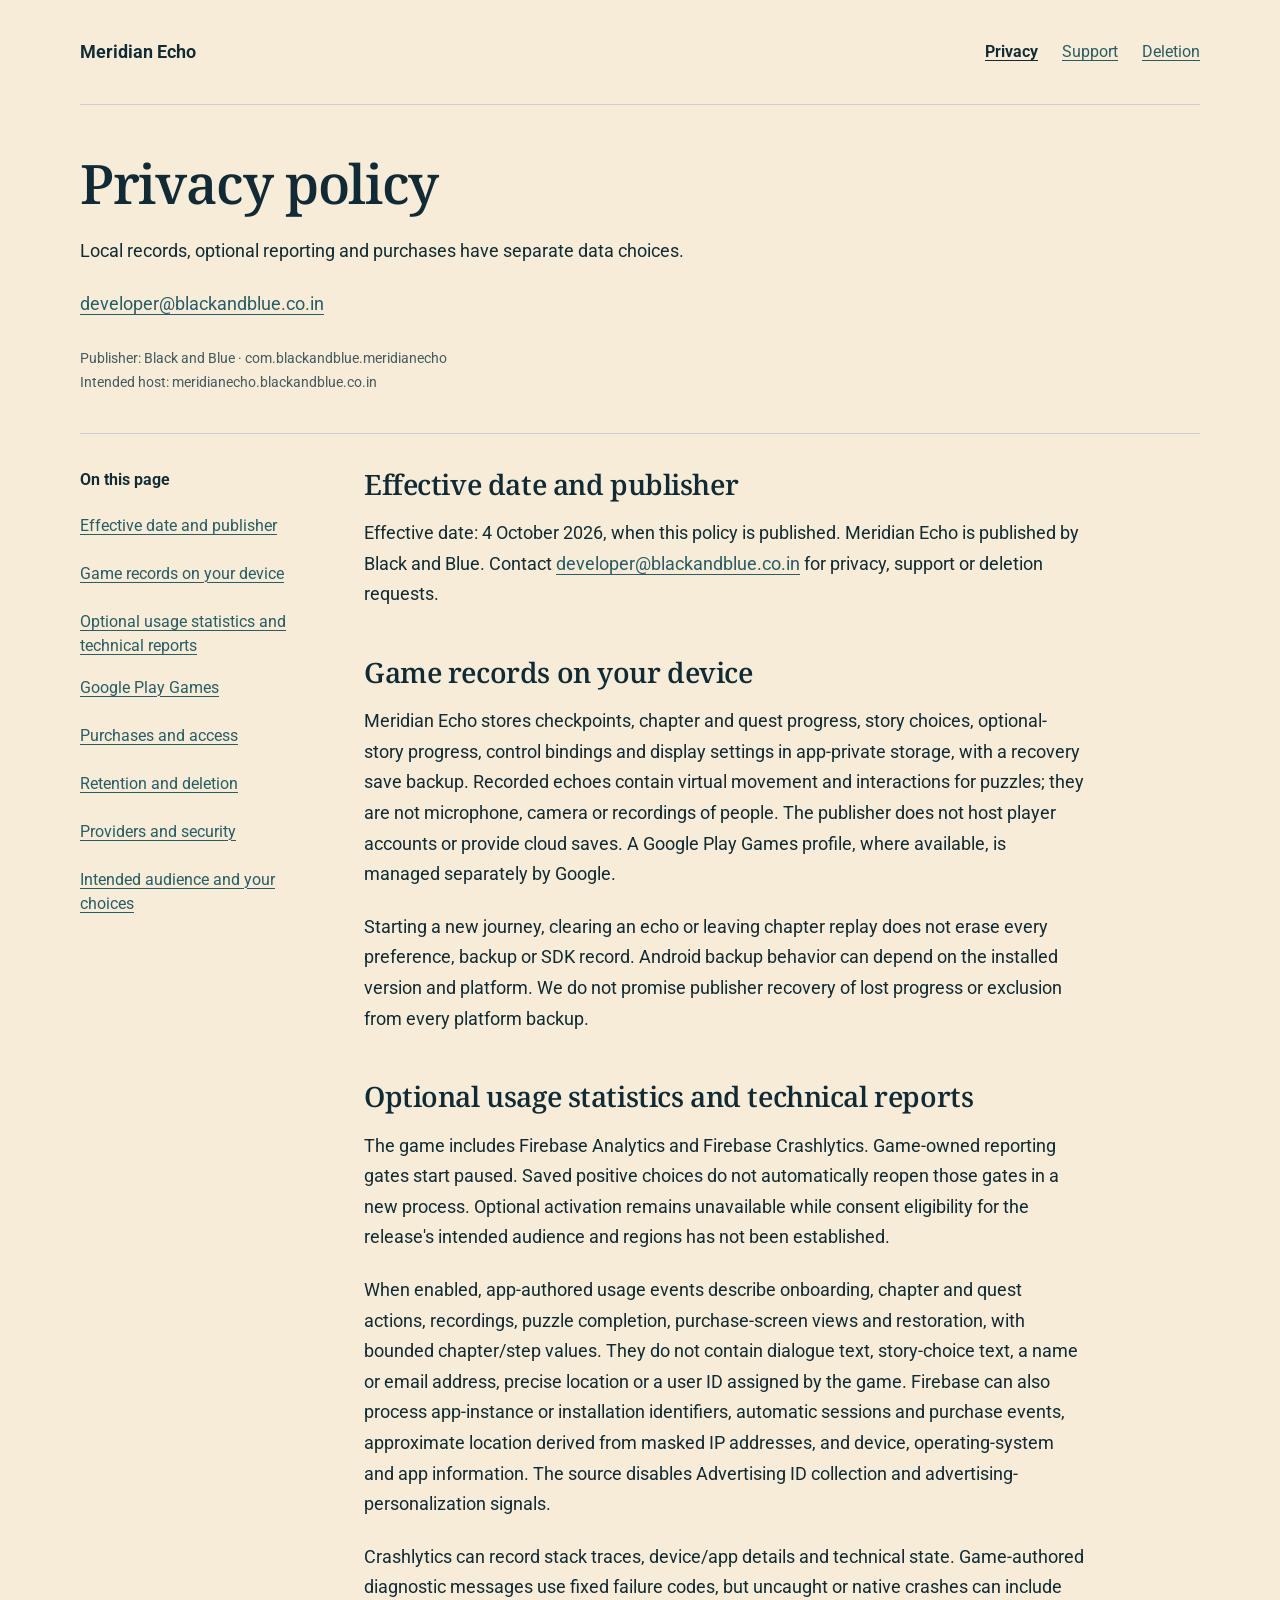
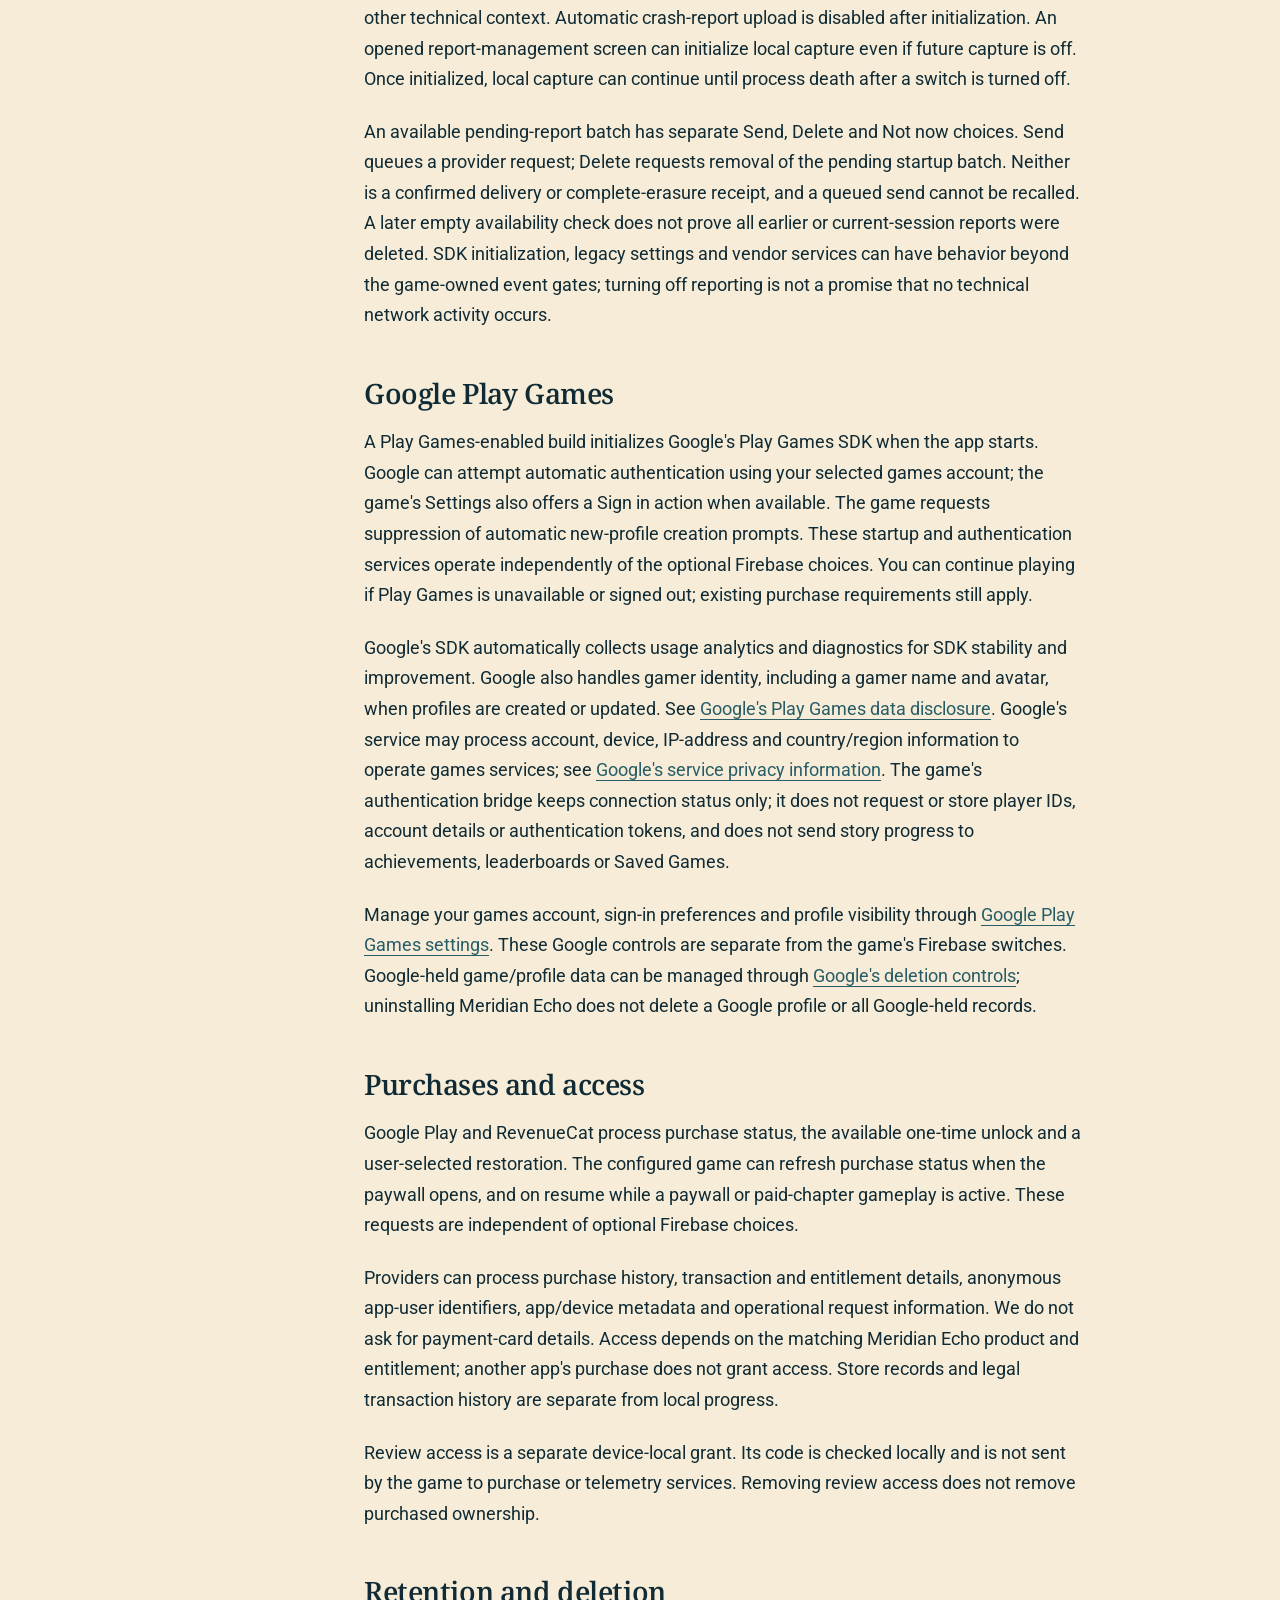
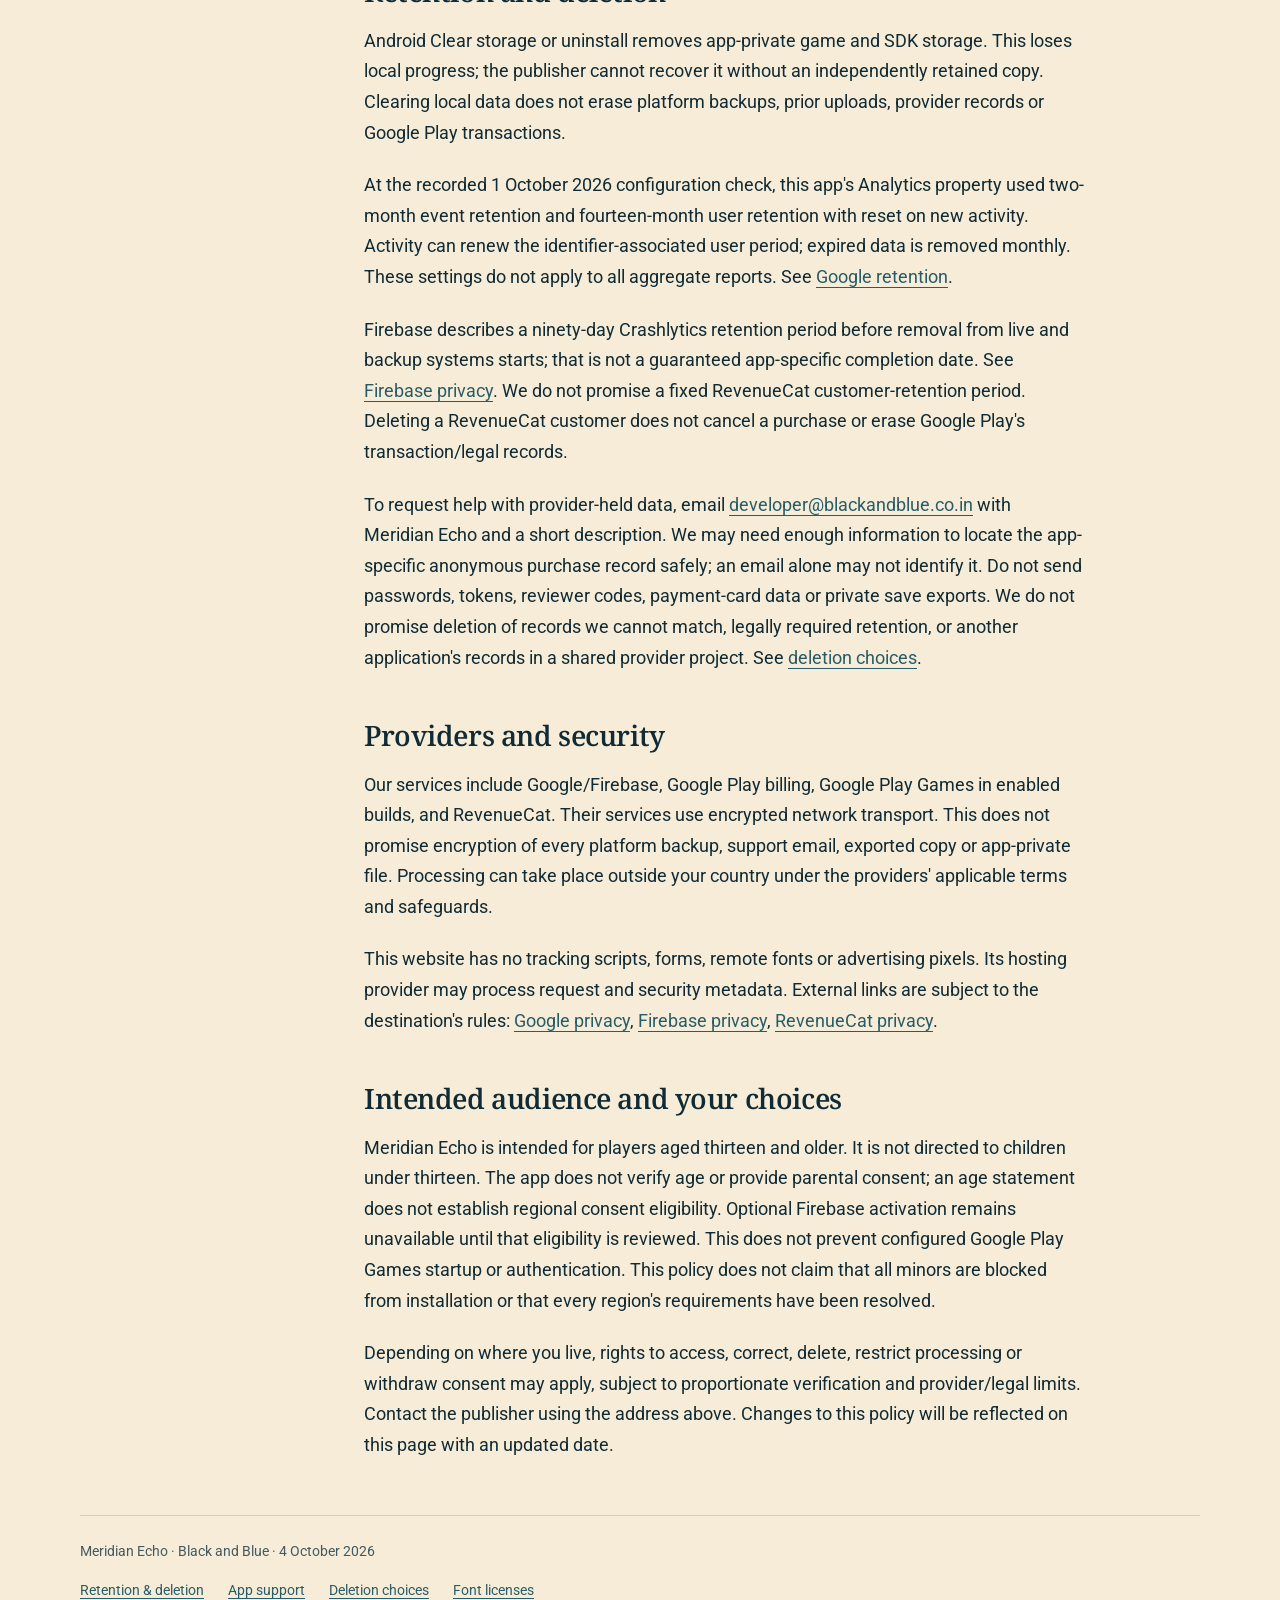
<file: index.html>
<!doctype html>
<html lang="en"><head><meta charset="utf-8"><meta name="viewport" content="width=device-width, initial-scale=1">
<meta name="referrer" content="no-referrer">
<meta http-equiv="Content-Security-Policy" content="default-src 'none'; style-src 'self'; font-src 'self'; img-src 'self'; script-src 'none'; base-uri 'none'; form-action 'none'; object-src 'none'">
<meta name="description" content="Local records, optional reporting and purchases have separate data choices."><title>Privacy policy · Meridian Echo</title><link rel="stylesheet" href="styles.css"></head>
<body><a class="skip" href="#content">Skip to content</a><div class="shell">
<header class="top"><a class="brand" href="index.html">Meridian Echo</a><nav class="primary" aria-label="Main"><a href="index.html" aria-current="page">Privacy</a><a href="support.html">Support</a><a href="deletion.html">Deletion</a></nav></header>

<main id="content" tabindex="-1"><header class="intro"><h1>Privacy policy</h1><p>Local records, optional reporting and purchases have separate data choices.</p><p class="intro-contact"><a href="mailto:developer@blackandblue.co.in">developer@blackandblue.co.in</a></p><p class="meta">Publisher: Black and Blue · com.blackandblue.meridianecho<br>Intended host: meridianecho.blackandblue.co.in</p></header>
<div class="reading"><nav class="contents" aria-label="On this page"><p>On this page</p><ul><li><a href="#effective-date-and-publisher">Effective date and publisher</a></li><li><a href="#game-records-on-your-device">Game records on your device</a></li><li><a href="#optional-usage-statistics-and-technical-reports">Optional usage statistics and technical reports</a></li><li><a href="#google-play-games">Google Play Games</a></li><li><a href="#purchases-and-access">Purchases and access</a></li><li><a href="#deletion">Retention and deletion</a></li><li><a href="#providers-and-security">Providers and security</a></li><li><a href="#intended-audience-and-your-choices">Intended audience and your choices</a></li></ul></nav><article class="article" aria-label="Privacy policy"><h2 id="effective-date-and-publisher" tabindex="-1">Effective date and publisher</h2>
<p>
Effective date: 4 October 2026, when this policy is published. Meridian Echo is published by Black and Blue. Contact <a href="mailto:developer@blackandblue.co.in">developer@blackandblue.co.in</a> for privacy, support or deletion requests.</p>
<h2 id="game-records-on-your-device" tabindex="-1">Game records on your device</h2>
<p>
Meridian Echo stores checkpoints, chapter and quest progress, story choices, optional-story progress, control bindings and display settings in app-private storage, with a recovery save backup. Recorded echoes contain virtual movement and interactions for puzzles; they are not microphone, camera or recordings of people. The publisher does not host player accounts or provide cloud saves. A Google Play Games profile, where available, is managed separately by Google.</p>
<p>Starting a new journey, clearing an echo or leaving chapter replay does not erase every preference, backup or SDK record. Android backup behavior can depend on the installed version and platform. We do not promise publisher recovery of lost progress or exclusion from every platform backup.</p>
<h2 id="optional-usage-statistics-and-technical-reports" tabindex="-1">Optional usage statistics and technical reports</h2>
<p>
The game includes Firebase Analytics and Firebase Crashlytics. Game-owned reporting gates start paused. Saved positive choices do not automatically reopen those gates in a new process. Optional activation remains unavailable while consent eligibility for the release&#x27;s intended audience and regions has not been established.</p>
<p>When enabled, app-authored usage events describe onboarding, chapter and quest actions, recordings, puzzle completion, purchase-screen views and restoration, with bounded chapter/step values. They do not contain dialogue text, story-choice text, a name or email address, precise location or a user ID assigned by the game. Firebase can also process app-instance or installation identifiers, automatic sessions and purchase events, approximate location derived from masked IP addresses, and device, operating-system and app information. The source disables Advertising ID collection and advertising-personalization signals.</p>
<p>Crashlytics can record stack traces, device/app details and technical state. Game-authored diagnostic messages use fixed failure codes, but uncaught or native crashes can include other technical context. Automatic crash-report upload is disabled after initialization. An opened report-management screen can initialize local capture even if future capture is off. Once initialized, local capture can continue until process death after a switch is turned off.</p>
<p>An available pending-report batch has separate Send, Delete and Not now choices. Send queues a provider request; Delete requests removal of the pending startup batch. Neither is a confirmed delivery or complete-erasure receipt, and a queued send cannot be recalled. A later empty availability check does not prove all earlier or current-session reports were deleted. SDK initialization, legacy settings and vendor services can have behavior beyond the game-owned event gates; turning off reporting is not a promise that no technical network activity occurs.</p>
<h2 id="google-play-games" tabindex="-1">Google Play Games</h2>
<p>
A Play Games-enabled build initializes Google&#x27;s Play Games SDK when the app starts. Google can attempt automatic authentication using your selected games account; the game&#x27;s Settings also offers a Sign in action when available. The game requests suppression of automatic new-profile creation prompts. These startup and authentication services operate independently of the optional Firebase choices. You can continue playing if Play Games is unavailable or signed out; existing purchase requirements still apply.</p>
<p>Google&#x27;s SDK automatically collects usage analytics and diagnostics for SDK stability and improvement. Google also handles gamer identity, including a gamer name and avatar, when profiles are created or updated. See <a href="https://developer.android.com/games/pgs/data-collection">Google&#x27;s Play Games data disclosure</a>. Google&#x27;s service may process account, device, IP-address and country/region information to operate games services; see <a href="https://support.google.com/android/answer/12461859?hl=en">Google&#x27;s service privacy information</a>. The game&#x27;s authentication bridge keeps connection status only; it does not request or store player IDs, account details or authentication tokens, and does not send story progress to achievements, leaderboards or Saved Games.</p>
<p>Manage your games account, sign-in preferences and profile visibility through <a href="https://support.google.com/android/answer/12461859?hl=en">Google Play Games settings</a>. These Google controls are separate from the game&#x27;s Firebase switches. Google-held game/profile data can be managed through <a href="https://support.google.com/googleplay/answer/9130646?hl=en">Google&#x27;s deletion controls</a>; uninstalling Meridian Echo does not delete a Google profile or all Google-held records.</p>
<h2 id="purchases-and-access" tabindex="-1">Purchases and access</h2>
<p>
Google Play and RevenueCat process purchase status, the available one-time unlock and a user-selected restoration. The configured game can refresh purchase status when the paywall opens, and on resume while a paywall or paid-chapter gameplay is active. These requests are independent of optional Firebase choices.</p>
<p>Providers can process purchase history, transaction and entitlement details, anonymous app-user identifiers, app/device metadata and operational request information. We do not ask for payment-card details. Access depends on the matching Meridian Echo product and entitlement; another app&#x27;s purchase does not grant access. Store records and legal transaction history are separate from local progress.</p>
<p>Review access is a separate device-local grant. Its code is checked locally and is not sent by the game to purchase or telemetry services. Removing review access does not remove purchased ownership.</p>
<h2 id="deletion" tabindex="-1">Retention and deletion</h2>
<p>
Android Clear storage or uninstall removes app-private game and SDK storage. This loses local progress; the publisher cannot recover it without an independently retained copy. Clearing local data does not erase platform backups, prior uploads, provider records or Google Play transactions.</p>
<p>At the recorded 1 October 2026 configuration check, this app&#x27;s Analytics property used two-month event retention and fourteen-month user retention with reset on new activity. Activity can renew the identifier-associated user period; expired data is removed monthly. These settings do not apply to all aggregate reports. See <a href="https://support.google.com/analytics/answer/7667196?hl=en">Google retention</a>.</p>
<p>Firebase describes a ninety-day Crashlytics retention period before removal from live and backup systems starts; that is not a guaranteed app-specific completion date. See <a href="https://firebase.google.com/support/privacy">Firebase privacy</a>. We do not promise a fixed RevenueCat customer-retention period. Deleting a RevenueCat customer does not cancel a purchase or erase Google Play&#x27;s transaction/legal records.</p>
<p>To request help with provider-held data, email <a href="mailto:developer@blackandblue.co.in">developer@blackandblue.co.in</a> with Meridian Echo and a short description. We may need enough information to locate the app-specific anonymous purchase record safely; an email alone may not identify it. Do not send passwords, tokens, reviewer codes, payment-card data or private save exports. We do not promise deletion of records we cannot match, legally required retention, or another application&#x27;s records in a shared provider project. See <a href="deletion.html">deletion choices</a>.</p>
<h2 id="providers-and-security" tabindex="-1">Providers and security</h2>
<p>
Our services include Google/Firebase, Google Play billing, Google Play Games in enabled builds, and RevenueCat. Their services use encrypted network transport. This does not promise encryption of every platform backup, support email, exported copy or app-private file. Processing can take place outside your country under the providers&#x27; applicable terms and safeguards.</p>
<p>This website has no tracking scripts, forms, remote fonts or advertising pixels. Its hosting provider may process request and security metadata. External links are subject to the destination&#x27;s rules: <a href="https://policies.google.com/privacy">Google privacy</a>, <a href="https://firebase.google.com/support/privacy">Firebase privacy</a>, <a href="https://www.revenuecat.com/privacy">RevenueCat privacy</a>.</p>
<h2 id="intended-audience-and-your-choices" tabindex="-1">Intended audience and your choices</h2>
<p>
Meridian Echo is intended for players aged thirteen and older. It is not directed to children under thirteen. The app does not verify age or provide parental consent; an age statement does not establish regional consent eligibility. Optional Firebase activation remains unavailable until that eligibility is reviewed. This does not prevent configured Google Play Games startup or authentication. This policy does not claim that all minors are blocked from installation or that every region&#x27;s requirements have been resolved.</p>
<p>Depending on where you live, rights to access, correct, delete, restrict processing or withdraw consent may apply, subject to proportionate verification and provider/legal limits. Contact the publisher using the address above. Changes to this policy will be reflected on this page with an updated date.</p></article></div></main>
<footer class="footer"><p>Meridian Echo · Black and Blue · 4 October 2026</p><a href="index.html#deletion">Retention &amp; deletion</a><a href="support.html">App support</a><a href="deletion.html">Deletion choices</a><a href="font-notices.txt">Font licenses</a></footer></div></body></html>
</file>
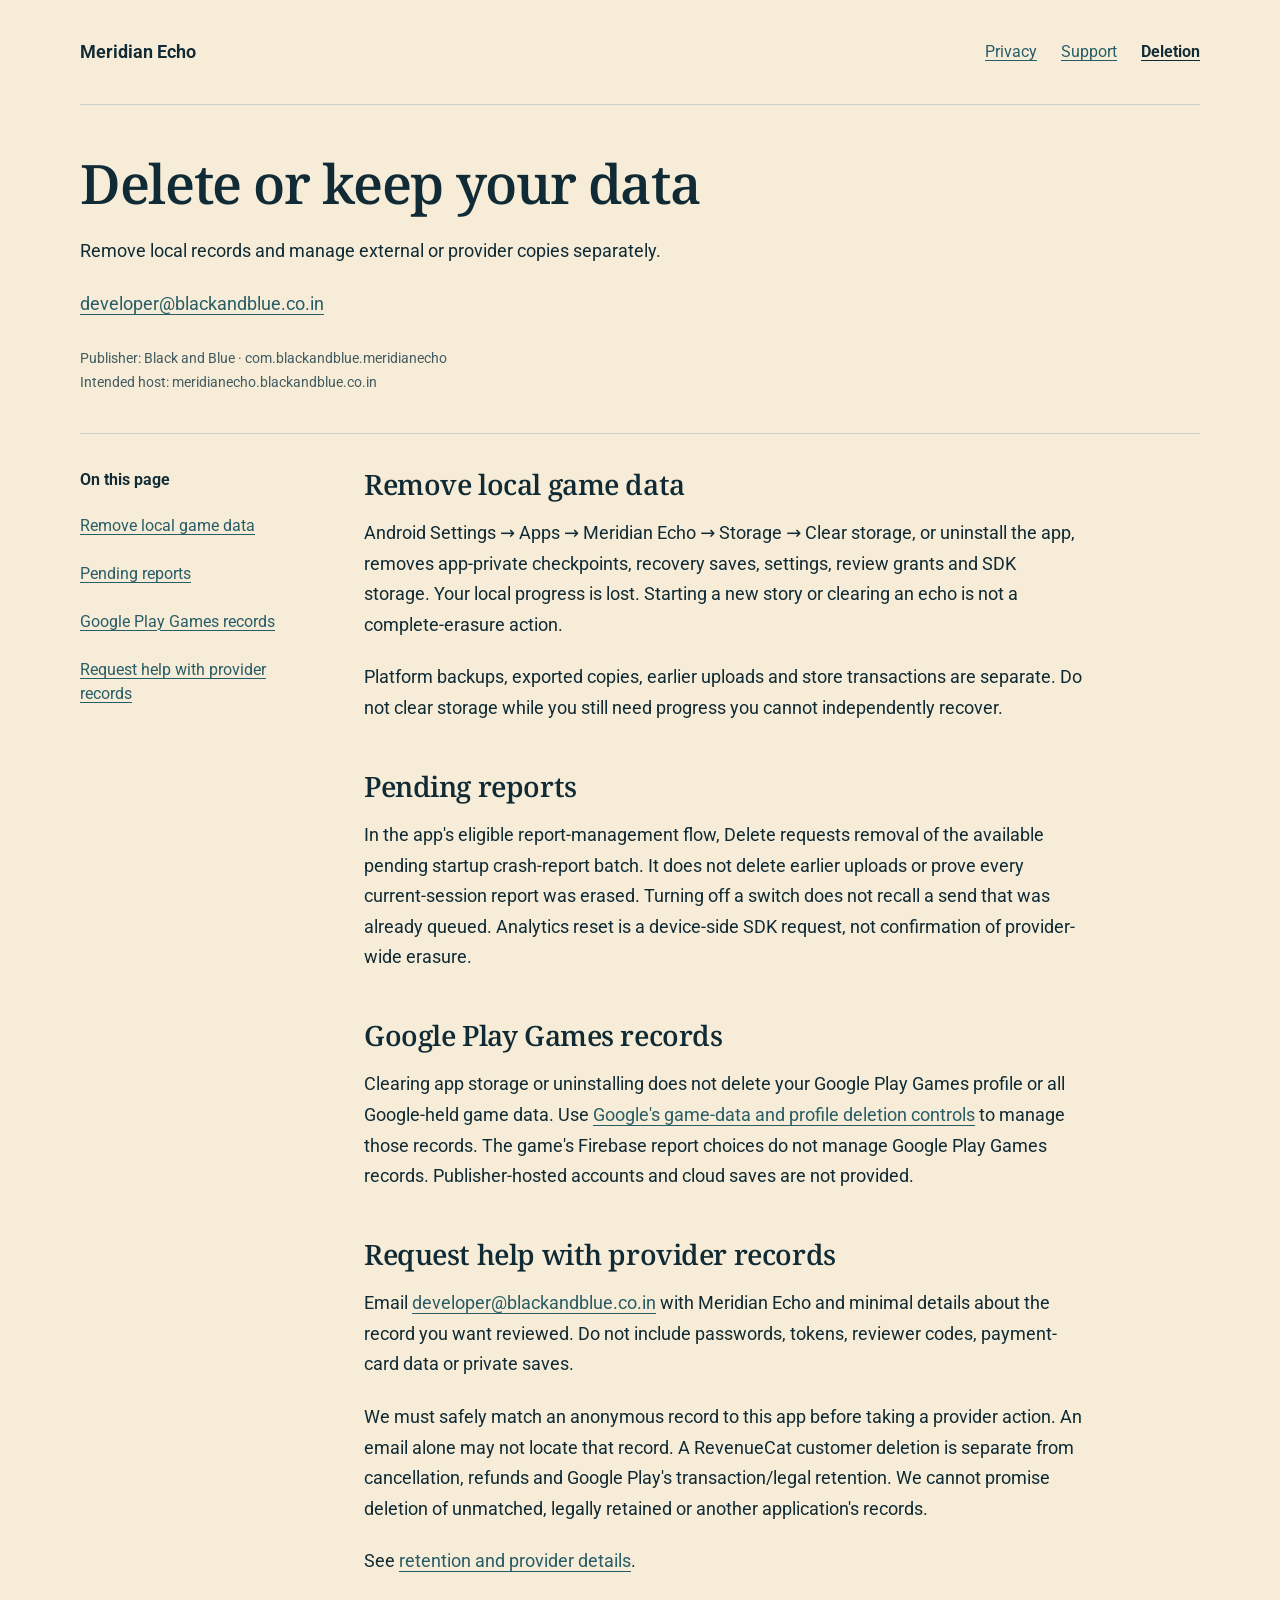
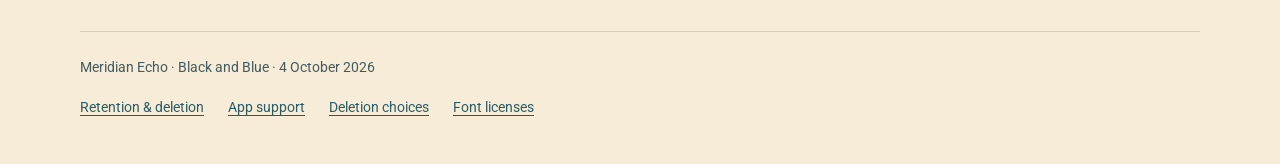
<file: deletion.html>
<!doctype html>
<html lang="en"><head><meta charset="utf-8"><meta name="viewport" content="width=device-width, initial-scale=1">
<meta name="referrer" content="no-referrer">
<meta http-equiv="Content-Security-Policy" content="default-src 'none'; style-src 'self'; font-src 'self'; img-src 'self'; script-src 'none'; base-uri 'none'; form-action 'none'; object-src 'none'">
<meta name="description" content="Remove local records and manage external or provider copies separately."><title>Delete or keep your data · Meridian Echo</title><link rel="stylesheet" href="styles.css"></head>
<body><a class="skip" href="#content">Skip to content</a><div class="shell">
<header class="top"><a class="brand" href="index.html">Meridian Echo</a><nav class="primary" aria-label="Main"><a href="index.html">Privacy</a><a href="support.html">Support</a><a href="deletion.html" aria-current="page">Deletion</a></nav></header>

<main id="content" tabindex="-1"><header class="intro"><h1>Delete or keep your data</h1><p>Remove local records and manage external or provider copies separately.</p><p class="intro-contact"><a href="mailto:developer@blackandblue.co.in">developer@blackandblue.co.in</a></p><p class="meta">Publisher: Black and Blue · com.blackandblue.meridianecho<br>Intended host: meridianecho.blackandblue.co.in</p></header>
<div class="reading"><nav class="contents" aria-label="On this page"><p>On this page</p><ul><li><a href="#remove-local-game-data">Remove local game data</a></li><li><a href="#pending-reports">Pending reports</a></li><li><a href="#google-play-games-records">Google Play Games records</a></li><li><a href="#request-help-with-provider-records">Request help with provider records</a></li></ul></nav><article class="article" aria-label="Delete or keep your data"><h2 id="remove-local-game-data" tabindex="-1">Remove local game data</h2>
<p>
Android Settings → Apps → Meridian Echo → Storage → Clear storage, or uninstall the app, removes app-private checkpoints, recovery saves, settings, review grants and SDK storage. Your local progress is lost. Starting a new story or clearing an echo is not a complete-erasure action.</p>
<p>Platform backups, exported copies, earlier uploads and store transactions are separate. Do not clear storage while you still need progress you cannot independently recover.</p>
<h2 id="pending-reports" tabindex="-1">Pending reports</h2>
<p>
In the app&#x27;s eligible report-management flow, Delete requests removal of the available pending startup crash-report batch. It does not delete earlier uploads or prove every current-session report was erased. Turning off a switch does not recall a send that was already queued. Analytics reset is a device-side SDK request, not confirmation of provider-wide erasure.</p>
<h2 id="google-play-games-records" tabindex="-1">Google Play Games records</h2>
<p>
Clearing app storage or uninstalling does not delete your Google Play Games profile or all Google-held game data. Use <a href="https://support.google.com/googleplay/answer/9130646?hl=en">Google&#x27;s game-data and profile deletion controls</a> to manage those records. The game&#x27;s Firebase report choices do not manage Google Play Games records. Publisher-hosted accounts and cloud saves are not provided.</p>
<h2 id="request-help-with-provider-records" tabindex="-1">Request help with provider records</h2>
<p>
Email <a href="mailto:developer@blackandblue.co.in">developer@blackandblue.co.in</a> with Meridian Echo and minimal details about the record you want reviewed. Do not include passwords, tokens, reviewer codes, payment-card data or private saves.</p>
<p>We must safely match an anonymous record to this app before taking a provider action. An email alone may not locate that record. A RevenueCat customer deletion is separate from cancellation, refunds and Google Play&#x27;s transaction/legal retention. We cannot promise deletion of unmatched, legally retained or another application&#x27;s records.</p>
<p>See <a href="index.html#deletion">retention and provider details</a>.</p></article></div></main>
<footer class="footer"><p>Meridian Echo · Black and Blue · 4 October 2026</p><a href="index.html#deletion">Retention &amp; deletion</a><a href="support.html">App support</a><a href="deletion.html">Deletion choices</a><a href="font-notices.txt">Font licenses</a></footer></div></body></html>
</file>
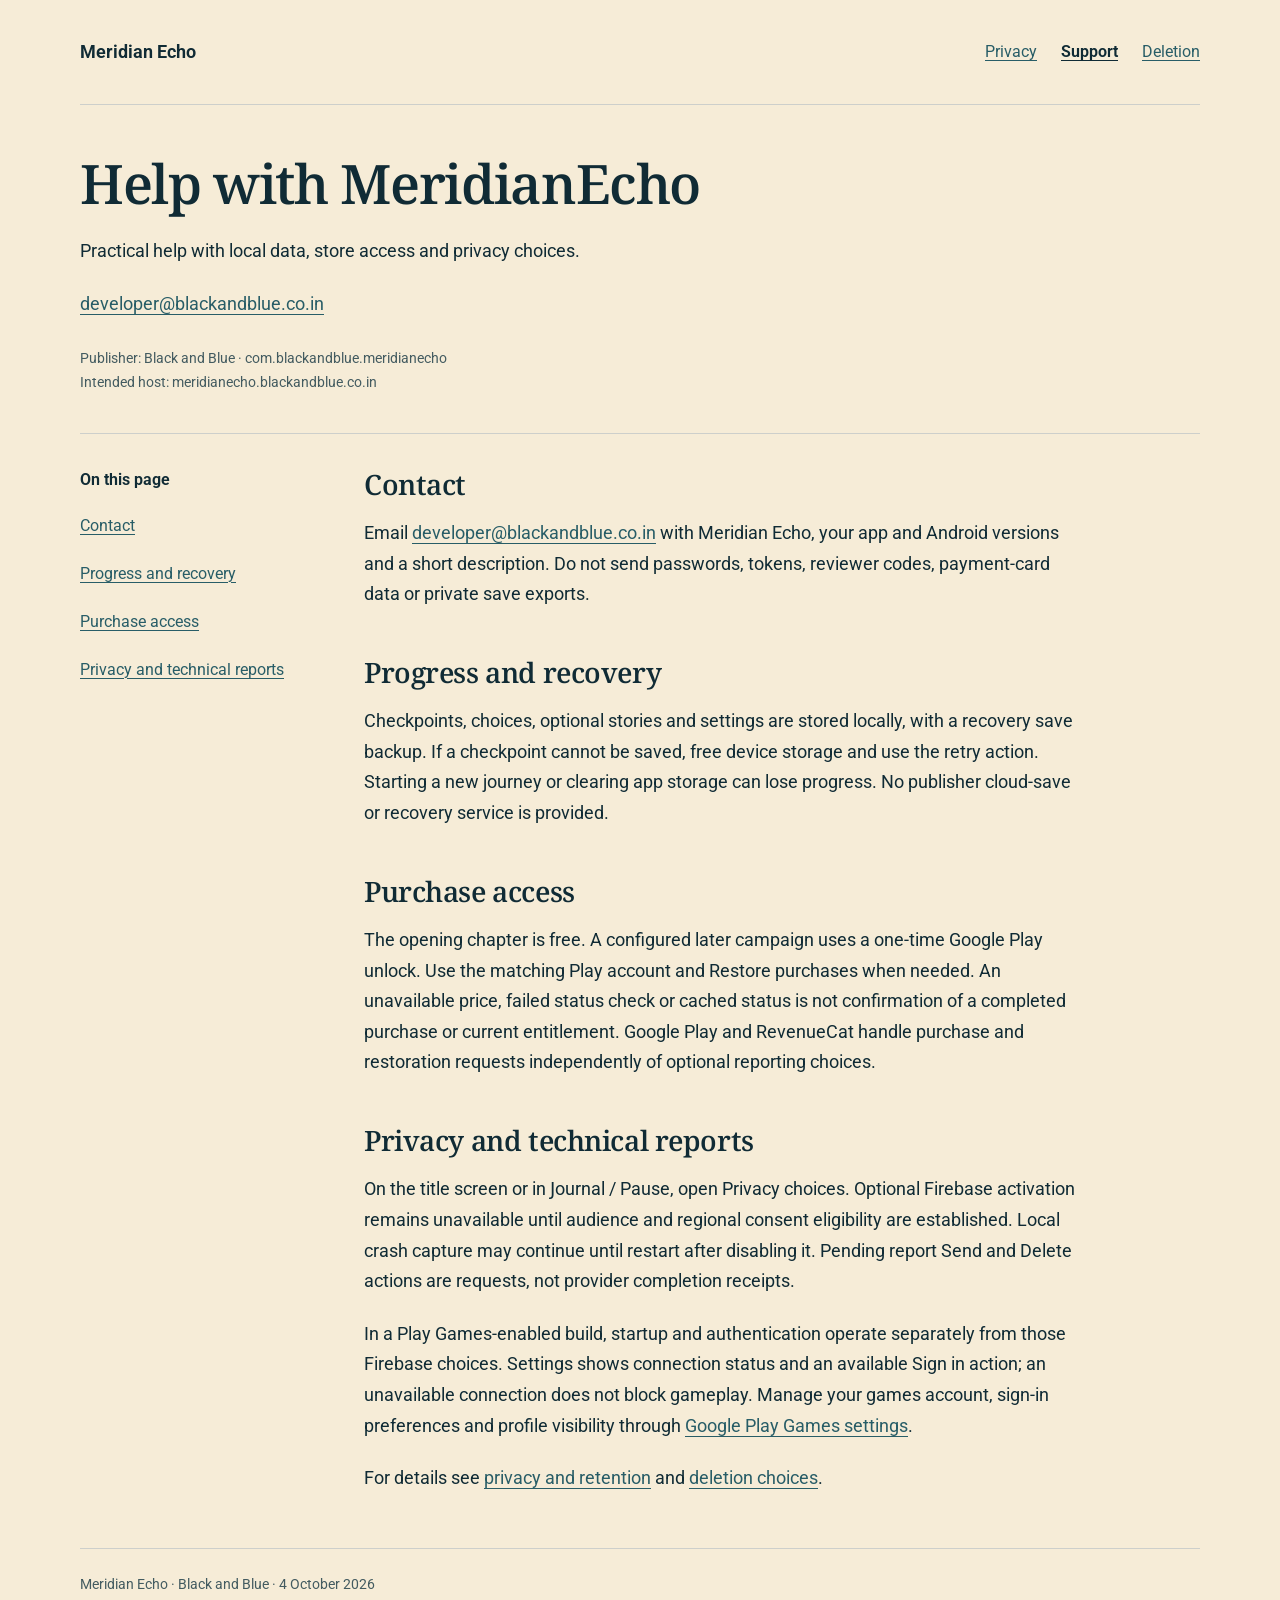
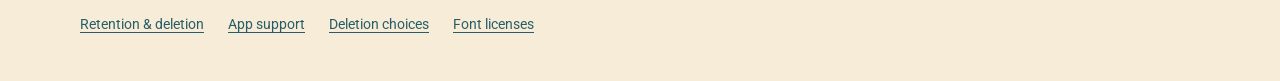
<file: support.html>
<!doctype html>
<html lang="en"><head><meta charset="utf-8"><meta name="viewport" content="width=device-width, initial-scale=1">
<meta name="referrer" content="no-referrer">
<meta http-equiv="Content-Security-Policy" content="default-src 'none'; style-src 'self'; font-src 'self'; img-src 'self'; script-src 'none'; base-uri 'none'; form-action 'none'; object-src 'none'">
<meta name="description" content="Practical help with local data, store access and privacy choices."><title>Help with MeridianEcho · Meridian Echo</title><link rel="stylesheet" href="styles.css"></head>
<body><a class="skip" href="#content">Skip to content</a><div class="shell">
<header class="top"><a class="brand" href="index.html">Meridian Echo</a><nav class="primary" aria-label="Main"><a href="index.html">Privacy</a><a href="support.html" aria-current="page">Support</a><a href="deletion.html">Deletion</a></nav></header>

<main id="content" tabindex="-1"><header class="intro"><h1>Help with MeridianEcho</h1><p>Practical help with local data, store access and privacy choices.</p><p class="intro-contact"><a href="mailto:developer@blackandblue.co.in">developer@blackandblue.co.in</a></p><p class="meta">Publisher: Black and Blue · com.blackandblue.meridianecho<br>Intended host: meridianecho.blackandblue.co.in</p></header>
<div class="reading"><nav class="contents" aria-label="On this page"><p>On this page</p><ul><li><a href="#contact">Contact</a></li><li><a href="#progress-and-recovery">Progress and recovery</a></li><li><a href="#purchase-access">Purchase access</a></li><li><a href="#privacy-and-technical-reports">Privacy and technical reports</a></li></ul></nav><article class="article" aria-label="Help with MeridianEcho"><h2 id="contact" tabindex="-1">Contact</h2>
<p>
Email <a href="mailto:developer@blackandblue.co.in">developer@blackandblue.co.in</a> with Meridian Echo, your app and Android versions and a short description. Do not send passwords, tokens, reviewer codes, payment-card data or private save exports.</p>
<h2 id="progress-and-recovery" tabindex="-1">Progress and recovery</h2>
<p>
Checkpoints, choices, optional stories and settings are stored locally, with a recovery save backup. If a checkpoint cannot be saved, free device storage and use the retry action. Starting a new journey or clearing app storage can lose progress. No publisher cloud-save or recovery service is provided.</p>
<h2 id="purchase-access" tabindex="-1">Purchase access</h2>
<p>
The opening chapter is free. A configured later campaign uses a one-time Google Play unlock. Use the matching Play account and Restore purchases when needed. An unavailable price, failed status check or cached status is not confirmation of a completed purchase or current entitlement. Google Play and RevenueCat handle purchase and restoration requests independently of optional reporting choices.</p>
<h2 id="privacy-and-technical-reports" tabindex="-1">Privacy and technical reports</h2>
<p>
On the title screen or in Journal / Pause, open Privacy choices. Optional Firebase activation remains unavailable until audience and regional consent eligibility are established. Local crash capture may continue until restart after disabling it. Pending report Send and Delete actions are requests, not provider completion receipts.</p>
<p>In a Play Games-enabled build, startup and authentication operate separately from those Firebase choices. Settings shows connection status and an available Sign in action; an unavailable connection does not block gameplay. Manage your games account, sign-in preferences and profile visibility through <a href="https://support.google.com/android/answer/12461859?hl=en">Google Play Games settings</a>.</p>
<p>For details see <a href="index.html#deletion">privacy and retention</a> and <a href="deletion.html">deletion choices</a>.</p></article></div></main>
<footer class="footer"><p>Meridian Echo · Black and Blue · 4 October 2026</p><a href="index.html#deletion">Retention &amp; deletion</a><a href="support.html">App support</a><a href="deletion.html">Deletion choices</a><a href="font-notices.txt">Font licenses</a></footer></div></body></html>
</file>
<file: styles.css>
@font-face{font-family:ReaderSans;src:url("reader-sans.ttf") format("truetype");font-style:normal;font-weight:100 900;font-display:swap}
@font-face{font-family:ReaderSerif;src:url("reader-serif.ttf") format("truetype");font-style:normal;font-weight:100 900;font-display:swap}
:root{color-scheme:light;--paper:#F6ECD7;--ink:#102B35;--muted:#435B60;--blue:#285D67;--line:#CDCFCB;--wash:#DAE5DD}
*{box-sizing:border-box}html{scroll-padding-top:1.5rem}body{margin:0;background:var(--paper);color:var(--ink);font:1.125rem/1.7 ReaderSans,Roboto,system-ui,sans-serif;text-rendering:optimizeLegibility}h1,h2{overflow-wrap:anywhere}.brand{flex-wrap:wrap}
::selection{background:var(--wash);color:var(--ink)}a{color:var(--blue);text-underline-offset:.2em;text-decoration-thickness:1px;overflow-wrap:anywhere}a:hover{text-decoration-thickness:2px}a:focus-visible{outline:3px solid var(--blue);outline-offset:5px;border-radius:2px}h2:focus{outline:none}
.skip{position:fixed;top:.5rem;left:1rem;padding:.6rem 1rem;z-index:2;background:var(--paper);transform:translateY(-200%)}.skip:focus{transform:none}
.shell{width:min(1120px,calc(100% - 64px));margin-inline:auto}.top{display:flex;justify-content:space-between;align-items:center;gap:1.5rem;padding:28px 0;border-bottom:1px solid var(--line)}.brand{display:flex;align-items:center;gap:14px;color:var(--ink);text-decoration:none;max-width:100%}.brand span{min-width:0;overflow-wrap:anywhere}.brand img{width:46px;height:46px;flex-shrink:0;border-radius:10px}.brand strong{display:block;font-size:1.125rem;line-height:1.3}.brand small{display:block;font-size:.8125rem;color:var(--muted);line-height:1.6}.primary{display:flex;gap:1.5rem}.primary a{display:flex;align-items:center;min-height:48px;font-size:1rem}.primary [aria-current]{color:var(--ink);font-weight:650}
.draft{margin:24px 0 0;padding:12px 16px;background:var(--wash);font-size:.875rem;line-height:1.6}.draft strong{font-weight:650}.intro{padding:48px 0 38px;max-width:780px}.intro h1{font:550 clamp(2.3rem,5vw,3.4rem)/1.12 ReaderSerif,serif;letter-spacing:-.025em;margin:0 0 22px;text-wrap:balance}.intro p{margin:0;max-width:66ch;overflow-wrap:anywhere}.meta{font-size:.875rem;color:var(--muted);margin-top:18px!important}
.reading{display:grid;grid-template-columns:220px minmax(0,1fr);column-gap:64px;align-items:start;border-top:1px solid var(--line);padding-top:32px}.contents{position:sticky;top:24px;font-size:1rem}.contents p{font-weight:650;margin:0 0 12px}.contents a{display:block;padding:9px 0;min-height:48px;line-height:1.5}.contents ul{list-style:none;padding:0;margin:0}.article{max-width:72ch;min-width:0;padding-bottom:32px}.article p{margin:0 0 22px;overflow-wrap:anywhere}.article h2{font:550 1.75rem/1.3 ReaderSerif,serif;letter-spacing:-.015em;margin:44px 0 16px;text-wrap:balance}.article h2:first-child{margin-top:0}.article h2:target{background:var(--wash);box-shadow:0 0 0 8px var(--wash)}.contact{margin:24px 0 48px;border-top:1px solid var(--line);padding-top:28px}.contact h2{font:550 1.75rem/1.3 ReaderSerif,serif;margin:0 0 12px}.contact p{margin:0 0 14px;max-width:70ch}.contact a{display:inline-block;min-height:48px;padding:8px 0}.footer{border-top:1px solid var(--line);padding:24px 0 32px;font-size:.875rem;color:var(--muted)}.footer p{margin:0 0 8px}.footer a{display:inline-block;min-height:44px;margin-right:24px;padding:8px 0}
.intro-contact a{display:inline-block;min-height:48px;padding:10px 0}.intro-contact{margin-top:12px!important}
@media(max-width:760px){.shell{width:calc(100% - 40px)}.top{align-items:flex-start;flex-direction:column;gap:12px;padding:22px 0 12px}.primary{gap:24px}.intro{padding:32px 0 28px}.reading{grid-template-columns:1fr;gap:28px;padding-top:22px}.contents{position:static;border-bottom:1px solid var(--line);padding-bottom:20px}.contents ul{display:flex;flex-wrap:wrap;gap:0 20px}.contents a{padding:9px 0}.article h2{font-size:1.625rem;margin-top:36px}.article{padding-bottom:12px}.contact{margin-bottom:28px}}
@media print{body{background:white;color:black;font-size:11pt}.shell{width:100%}.skip,.primary,.contents{display:none}.reading{display:block}.intro{padding:24px 0}.article{max-width:none}.article h2{break-after:avoid}.brand img{width:36px;height:36px}a{color:inherit}.draft{border:1px solid black}}

.primary{flex-wrap:wrap}.brand{font-size:1.125rem;font-weight:650}.contact p{overflow-wrap:anywhere}
</file>
